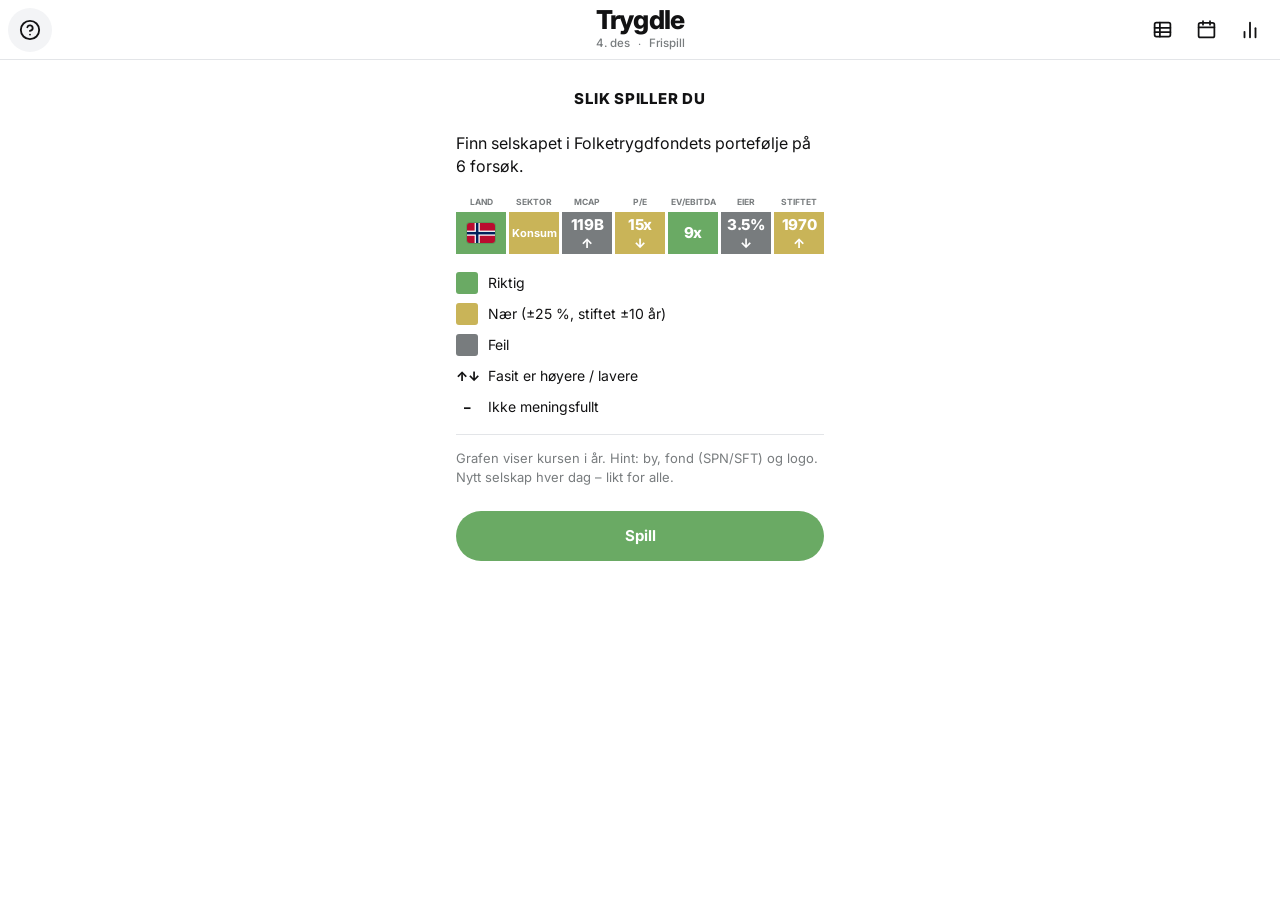
<file: index.html>
<!DOCTYPE html>
<html lang="nb">
<head>
  <meta charset="UTF-8" />
  <meta http-equiv="Cache-Control" content="no-cache" />
  <meta name="viewport" content="width=device-width, initial-scale=1.0, viewport-fit=cover, interactive-widget=resizes-content" />
  <meta name="theme-color" content="#ffffff" media="(prefers-color-scheme: light)" />
  <meta name="theme-color" content="#121213" media="(prefers-color-scheme: dark)" />
  <title>Trygdle</title>
  <meta name="description" content="Gjett dagens selskap i Folketrygdfondets portefølje på seks forsøk." />
  <link rel="icon" type="image/svg+xml" href="data:image/svg+xml,%3Csvg xmlns='http://www.w3.org/2000/svg' viewBox='0 0 36 36'%3E%3Crect width='36' height='36' rx='8' fill='%236aaa64'/%3E%3Crect x='9' y='19' width='4' height='8' rx='1' fill='%23fff'/%3E%3Crect x='16' y='14' width='4' height='13' rx='1' fill='%23fff'/%3E%3Crect x='23' y='9' width='4' height='18' rx='1' fill='%23fff'/%3E%3C/svg%3E" />
  <link rel="preconnect" href="https://fonts.googleapis.com" />
  <link rel="preconnect" href="https://fonts.gstatic.com" crossorigin />
  <link href="https://fonts.googleapis.com/css2?family=Inter:wght@400;500;600;700;800&display=swap" rel="stylesheet" />
  <script>
    // Old (cached) pages linked to ./#kalender, ./#statistikk, ./#hjelp – send those to the real pages.
    (function () {
      var m = { kalender: "kalender.html", statistikk: "statistikk.html", hjelp: "hjelp.html", data: "data.html" };
      var k = (location.hash || location.search).replace(/^[#?]/, "");
      if (m[k]) location.replace(m[k]); /* legacy links */
    })();
  </script>
  <link rel="stylesheet" href="styles.css?v=c1579088" />
</head>
<body>
  <header id="topbar" data-page="game"></header>
  <script src="shell.js?v=2417e42e"></script>

  <main class="game">

    <section class="board" aria-label="Gjetninger">
      <div class="board-head">
        <span>Land</span>
        <span>Sektor</span>
        <span title="Børsverdi i norske kroner">Mcap <small>NOK</small></span>
        <span>P/E</span>
        <span title="EV/EBITDA">EV/EBITDA</span>
        <span title="Folketrygdfondets eierandel">Eier</span>
        <span>Stiftet</span>
      </div>
      <div id="board-rows"></div>
    </section>

    <div class="dock">
      <div id="ytd"></div>
      <section class="entry" id="entry">
        <div id="hints" class="hints" aria-live="polite"></div>
        <div id="ac" class="ac hidden" role="listbox"></div>
        <div class="entry-row">
          <input
            type="text"
            id="guess-input"
            class="guess-input"
            placeholder="Selskap eller ticker"
            autocomplete="off"
            autocorrect="off"
            autocapitalize="off"
            spellcheck="false"
            enterkeyhint="go"
            aria-label="Gjett selskap"
          />
          <button id="btn-hint" class="hint-btn" type="button">Hint</button>
        </div>
      </section>

      <section id="done-bar" class="done-bar hidden">
        <button id="btn-show-result" class="ghost-btn" type="button">Resultat</button>
        <button id="btn-next" class="primary-btn" type="button">Neste</button>
      </section>

      <p id="source" class="source"></p>
    </div>
  </main>

  <div class="overlay hidden" id="modal-result" role="dialog" aria-modal="true" aria-labelledby="result-name">
    <div class="sheet result-sheet">
      <button class="close-btn" data-close="modal-result" aria-label="Lukk">&times;</button>
      <div id="result-body"></div>
    </div>
  </div>





  <script src="portfolio_data.js?v=4c529262"></script>
  <script src="daily_order.js?v=09606556"></script>
  <script src="market_data.js?v=f6279a1e"></script>
  <script src="app.js?v=54add6e8"></script>
</body>
</html>
</file>
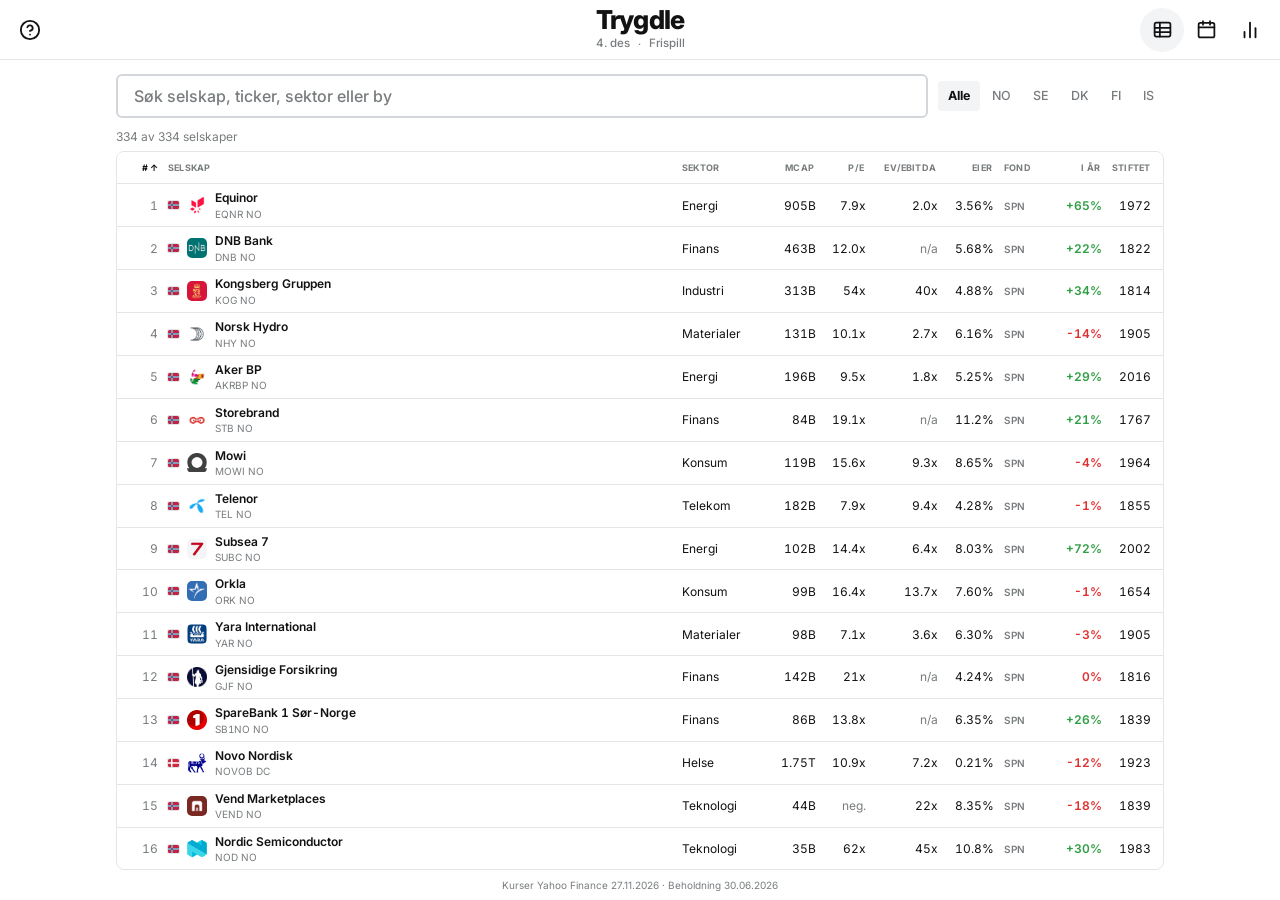
<file: data.html>
<!DOCTYPE html>
<html lang="nb">
<head>
  <meta charset="UTF-8" />
  <meta http-equiv="Cache-Control" content="no-cache" />
  <meta name="viewport" content="width=device-width, initial-scale=1.0, viewport-fit=cover" />
  <meta name="theme-color" content="#ffffff" media="(prefers-color-scheme: light)" />
  <meta name="theme-color" content="#121213" media="(prefers-color-scheme: dark)" />
  <title>Trygdle · Data</title>
  <meta name="description" content="Alle selskapene i Folketrygdfondets aksjeportefølje med nøkkeltall." />
  <link rel="icon" type="image/svg+xml" href="data:image/svg+xml,%3Csvg xmlns='http://www.w3.org/2000/svg' viewBox='0 0 36 36'%3E%3Crect width='36' height='36' rx='8' fill='%236aaa64'/%3E%3Crect x='9' y='19' width='4' height='8' rx='1' fill='%23fff'/%3E%3Crect x='16' y='14' width='4' height='13' rx='1' fill='%23fff'/%3E%3Crect x='23' y='9' width='4' height='18' rx='1' fill='%23fff'/%3E%3C/svg%3E" />
  <link rel="preconnect" href="https://fonts.googleapis.com" />
  <link rel="preconnect" href="https://fonts.gstatic.com" crossorigin />
  <link href="https://fonts.googleapis.com/css2?family=Inter:wght@400;500;600;700;800&display=swap" rel="stylesheet" />
  <link rel="stylesheet" href="styles.css?v=c1579088" />
</head>
<body class="data-page">
  <header id="topbar" data-page="data"></header>
  <script src="shell.js?v=2417e42e"></script>

  <main class="data-main">
    <div class="data-tools">
      <input id="q" class="guess-input data-search" type="search" placeholder="Søk selskap, ticker, sektor eller by" autocomplete="off" spellcheck="false" />
      <div class="data-filters" id="filters"></div>
    </div>
    <p class="data-count" id="count"></p>
    <div class="table-wrap">
      <table class="dt">
        <thead><tr id="thead"></tr></thead>
        <tbody id="tbody"></tbody>
      </table>
    </div>
    <p id="source" class="source"></p>
  </main>

  <script src="portfolio_data.js?v=4c529262"></script>
  <script src="market_data.js?v=f6279a1e"></script>
  <script src="data.js?v=561c889e"></script>
</body>
</html>
</file>
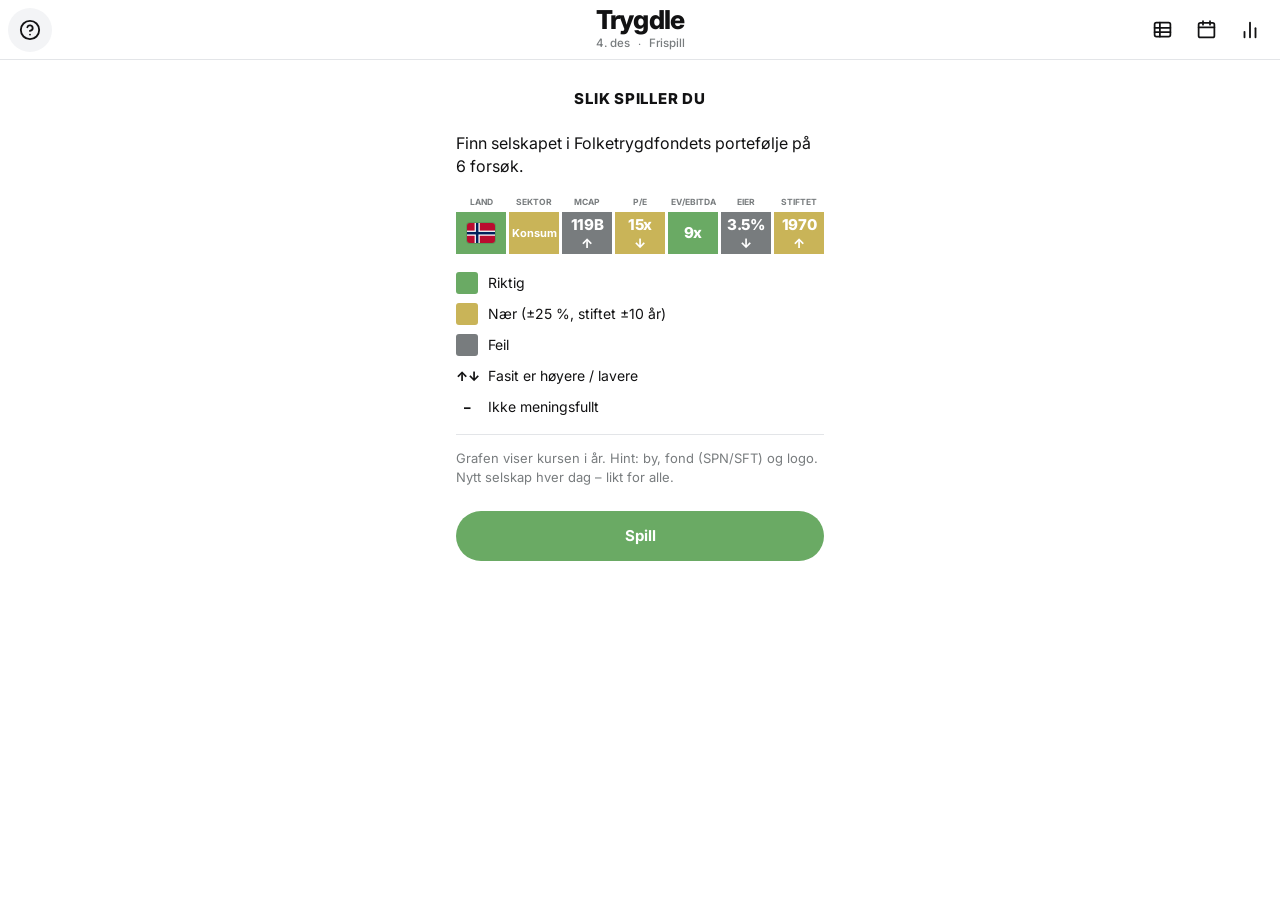
<file: hjelp.html>
<!DOCTYPE html>
<html lang="nb">
<head>
  <meta charset="UTF-8" />
  <meta http-equiv="Cache-Control" content="no-cache" />
  <meta name="viewport" content="width=device-width, initial-scale=1.0, viewport-fit=cover" />
  <meta name="theme-color" content="#ffffff" media="(prefers-color-scheme: light)" />
  <meta name="theme-color" content="#121213" media="(prefers-color-scheme: dark)" />
  <title>Trygdle · Slik spiller du</title>
  <meta name="description" content="Alle selskapene i Folketrygdfondets aksjeportefølje med nøkkeltall." />
  <link rel="icon" type="image/svg+xml" href="data:image/svg+xml,%3Csvg xmlns='http://www.w3.org/2000/svg' viewBox='0 0 36 36'%3E%3Crect width='36' height='36' rx='8' fill='%236aaa64'/%3E%3Crect x='9' y='19' width='4' height='8' rx='1' fill='%23fff'/%3E%3Crect x='16' y='14' width='4' height='13' rx='1' fill='%23fff'/%3E%3Crect x='23' y='9' width='4' height='18' rx='1' fill='%23fff'/%3E%3C/svg%3E" />
  <link rel="preconnect" href="https://fonts.googleapis.com" />
  <link rel="preconnect" href="https://fonts.gstatic.com" crossorigin />
  <link href="https://fonts.googleapis.com/css2?family=Inter:wght@400;500;600;700;800&display=swap" rel="stylesheet" />
  <link rel="stylesheet" href="styles.css?v=c1579088" />
</head>
<body class="page">
  <header id="topbar" data-page="help"></header>
  <script src="shell.js?v=2417e42e"></script>

  <main class="page-main">
    <h2 class="page-title">Slik spiller du</h2>
    <p class="help-lead">Finn selskapet i Folketrygdfondets portefølje på 6 forsøk.</p>

    <div class="board-head help-head">
      <span>Land</span><span>Sektor</span><span>Mcap</span><span>P/E</span><span>EV/EBITDA</span><span>Eier</span><span>Stiftet</span>
    </div>
    <div class="tiles help-example">
      <div class="tile s-exact"><b><svg class="flag" viewBox="0 0 22 16"><rect width="22" height="16" fill="#BA0C2F"/><rect x="6" width="4" height="16" fill="#fff"/><rect y="6" width="22" height="4" fill="#fff"/><rect x="7" width="2" height="16" fill="#00205B"/><rect y="7" width="22" height="2" fill="#00205B"/></svg></b></div>
      <div class="tile s-close small"><b>Konsum</b></div>
      <div class="tile s-wrong"><b>119B</b><i>↑</i></div>
      <div class="tile s-close"><b>15x</b><i>↓</i></div>
      <div class="tile s-exact"><b>9x</b></div>
      <div class="tile s-wrong"><b>3.5%</b><i>↓</i></div>
      <div class="tile s-close"><b>1970</b><i>↑</i></div>
    </div>

    <ul class="legend">
      <li><span class="sw s-exact"></span>Riktig</li>
      <li><span class="sw s-close"></span>Nær (±25 %, stiftet ±10 år)</li>
      <li><span class="sw s-wrong"></span>Feil</li>
      <li><span class="sw-txt">↑↓</span>Fasit er høyere / lavere</li>
      <li><span class="sw-txt">–</span>Ikke meningsfullt</li>
    </ul>
    <p class="help-foot">Grafen viser kursen i år. Hint: by, fond (SPN/SFT) og logo.<br />Nytt selskap hver dag – likt for alle.</p>
    <a class="primary-btn page-cta" id="play" href="./">Spill</a>
    <script>
      // Coming from a shared day link on the first visit: keep that day.
      (function () {
        var next = new URLSearchParams(location.search).get("neste");
        if (next && /^[?#][\w=&-]*$/.test(next)) document.getElementById("play").href = "./" + next;
      })();
    </script>
  </main>
</body>
</html>
</file>
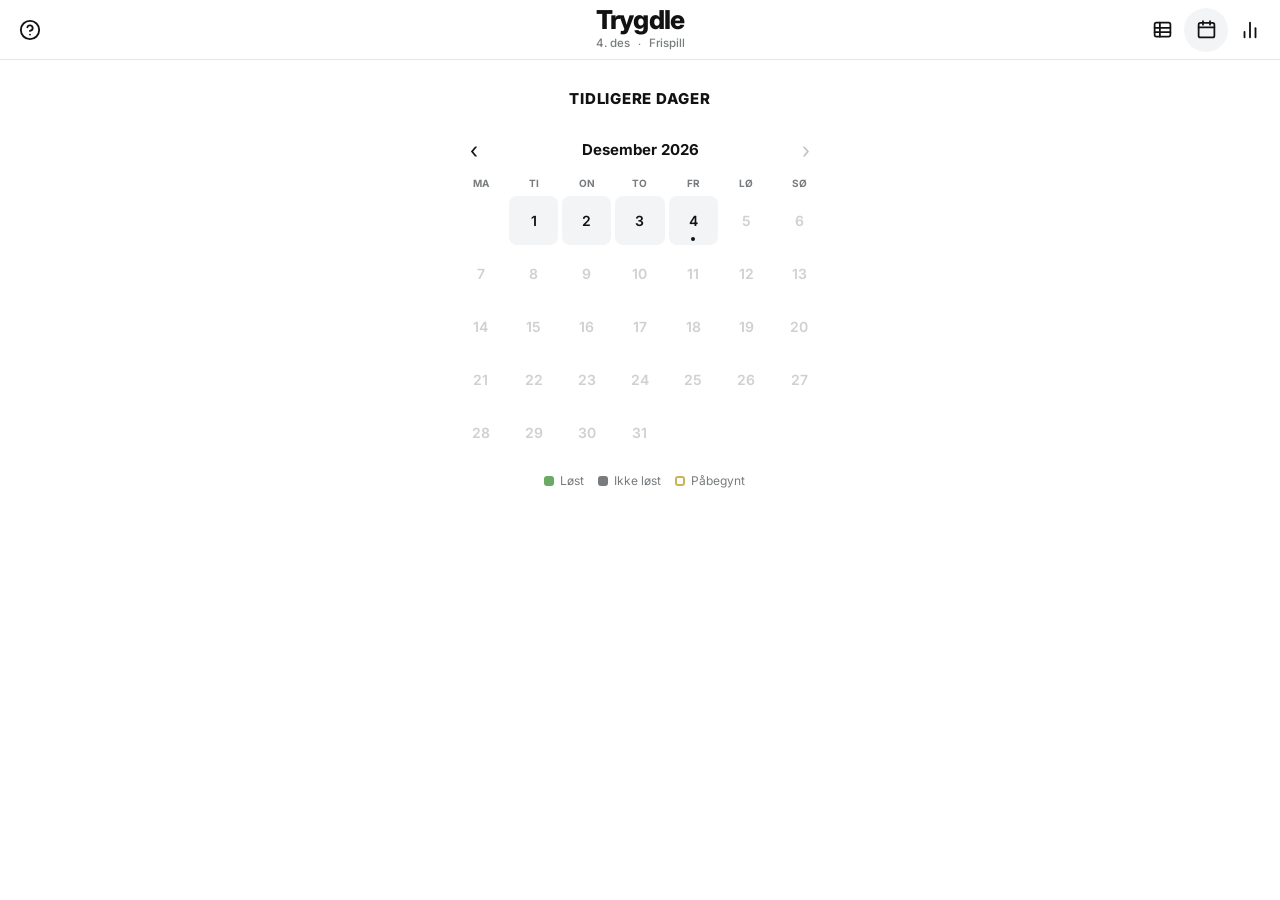
<file: kalender.html>
<!DOCTYPE html>
<html lang="nb">
<head>
  <meta charset="UTF-8" />
  <meta http-equiv="Cache-Control" content="no-cache" />
  <meta name="viewport" content="width=device-width, initial-scale=1.0, viewport-fit=cover" />
  <meta name="theme-color" content="#ffffff" media="(prefers-color-scheme: light)" />
  <meta name="theme-color" content="#121213" media="(prefers-color-scheme: dark)" />
  <title>Trygdle · Kalender</title>
  <meta name="description" content="Alle selskapene i Folketrygdfondets aksjeportefølje med nøkkeltall." />
  <link rel="icon" type="image/svg+xml" href="data:image/svg+xml,%3Csvg xmlns='http://www.w3.org/2000/svg' viewBox='0 0 36 36'%3E%3Crect width='36' height='36' rx='8' fill='%236aaa64'/%3E%3Crect x='9' y='19' width='4' height='8' rx='1' fill='%23fff'/%3E%3Crect x='16' y='14' width='4' height='13' rx='1' fill='%23fff'/%3E%3Crect x='23' y='9' width='4' height='18' rx='1' fill='%23fff'/%3E%3C/svg%3E" />
  <link rel="preconnect" href="https://fonts.googleapis.com" />
  <link rel="preconnect" href="https://fonts.gstatic.com" crossorigin />
  <link href="https://fonts.googleapis.com/css2?family=Inter:wght@400;500;600;700;800&display=swap" rel="stylesheet" />
  <link rel="stylesheet" href="styles.css?v=c1579088" />
</head>
<body class="page">
  <header id="topbar" data-page="calendar"></header>
  <script src="shell.js?v=2417e42e"></script>

  <main class="page-main">
    <h2 class="page-title">Tidligere dager</h2>
    <div id="cal-body" class="cal-page"></div>
  </main>
  <script src="pages.js?v=6b0ae45d"></script>
</body>
</html>
</file>
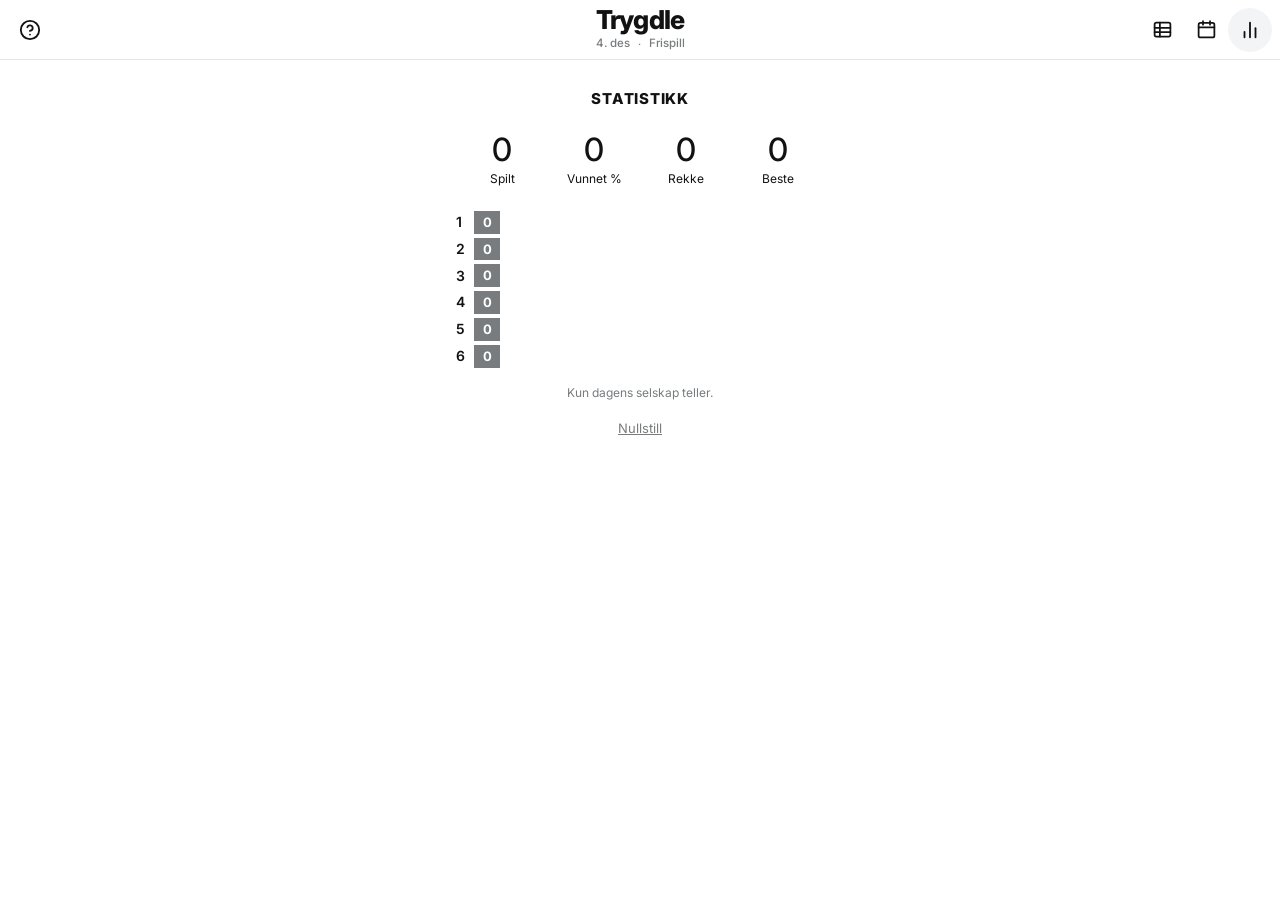
<file: statistikk.html>
<!DOCTYPE html>
<html lang="nb">
<head>
  <meta charset="UTF-8" />
  <meta http-equiv="Cache-Control" content="no-cache" />
  <meta name="viewport" content="width=device-width, initial-scale=1.0, viewport-fit=cover" />
  <meta name="theme-color" content="#ffffff" media="(prefers-color-scheme: light)" />
  <meta name="theme-color" content="#121213" media="(prefers-color-scheme: dark)" />
  <title>Trygdle · Statistikk</title>
  <meta name="description" content="Alle selskapene i Folketrygdfondets aksjeportefølje med nøkkeltall." />
  <link rel="icon" type="image/svg+xml" href="data:image/svg+xml,%3Csvg xmlns='http://www.w3.org/2000/svg' viewBox='0 0 36 36'%3E%3Crect width='36' height='36' rx='8' fill='%236aaa64'/%3E%3Crect x='9' y='19' width='4' height='8' rx='1' fill='%23fff'/%3E%3Crect x='16' y='14' width='4' height='13' rx='1' fill='%23fff'/%3E%3Crect x='23' y='9' width='4' height='18' rx='1' fill='%23fff'/%3E%3C/svg%3E" />
  <link rel="preconnect" href="https://fonts.googleapis.com" />
  <link rel="preconnect" href="https://fonts.gstatic.com" crossorigin />
  <link href="https://fonts.googleapis.com/css2?family=Inter:wght@400;500;600;700;800&display=swap" rel="stylesheet" />
  <link rel="stylesheet" href="styles.css?v=c1579088" />
</head>
<body class="page">
  <header id="topbar" data-page="stats"></header>
  <script src="shell.js?v=2417e42e"></script>

  <main class="page-main">
    <h2 class="page-title">Statistikk</h2>
    <div id="stats-body"></div>
    <button id="btn-reset-stats" class="link-btn" type="button">Nullstill</button>
  </main>
  <script src="pages.js?v=6b0ae45d"></script>
</body>
</html>
</file>
<file: styles.css>
:root {
  --bg: #ffffff;
  --text: #121213;
  --muted: #787c7e;
  --line: #e3e5e8;
  --empty: #d3d6da;
  --empty-active: #878a8c;
  --soft: #f3f4f6;

  --exact: #6aaa64;
  --close: #c9b458;
  --wrong: #787c7e;
  --on-tile: #ffffff;
  --up: #2f9e44;
  --down: #e03131;

  --sheet: #ffffff;
  --shadow: 0 12px 40px rgba(0, 0, 0, 0.18);

  --w: 480px;
}

@media (prefers-color-scheme: dark) {
  :root:not([data-theme="light"]) {
    --bg: #121213;
    --text: #f8f8f8;
    --muted: #8e9093;
    --line: #2c2c2e;
    --empty: #3a3a3c;
    --empty-active: #565758;
    --soft: #1e1e20;
    --exact: #538d4e;
    --close: #b59f3b;
    --wrong: #3a3a3c;
    --up: #51cf66;
    --down: #ff6b6b;
    --sheet: #1a1a1b;
    --shadow: 0 12px 40px rgba(0, 0, 0, 0.6);
  }
}

* {
  box-sizing: border-box;
  margin: 0;
  padding: 0;
}

html,
body {
  background: var(--bg);
  color: var(--text);
}

body {
  font-family: "Inter", -apple-system, BlinkMacSystemFont, "Segoe UI", sans-serif;
  font-size: 15px;
  line-height: 1.45;
  -webkit-font-smoothing: antialiased;
  -webkit-text-size-adjust: 100%;
  text-size-adjust: 100%;
  -webkit-tap-highlight-color: transparent;
  min-height: 100dvh;
  overflow-x: hidden;
  display: flex;
  flex-direction: column;
}

body.modal-open {
  overflow: hidden;
}

button {
  font: inherit;
  color: inherit;
  background: none;
  border: 0;
  cursor: pointer;
  touch-action: manipulation;
}

.hidden {
  display: none !important;
}

/* ---------- Header ---------- */

.topbar {
  display: grid;
  grid-template-columns: 1fr auto 1fr;
  align-items: center;
  height: calc(60px + env(safe-area-inset-top));
  padding: env(safe-area-inset-top) max(8px, env(safe-area-inset-right)) 0 max(8px, env(safe-area-inset-left));
  border-bottom: 1px solid var(--line);
}

.topbar-side.right {
  display: flex;
  justify-content: flex-end;
}

.title {
  font-size: 26px;
  font-weight: 800;
  letter-spacing: -0.03em;
}

.title a {
  color: inherit;
  text-decoration: none;
}

.icon-btn {
  color: inherit;
  width: 44px;
  height: 44px;
  display: grid;
  place-items: center;
  border-radius: 50%;
  color: var(--text);
}

.icon-btn:hover,
.icon-btn.active {
  background: var(--soft);
}

a.mode-btn {
  text-decoration: none;
}

/* ---------- Game layout ---------- */

.game {
  flex: 1;
  width: 100%;
  max-width: var(--w);
  margin: 0 auto;
  padding: 12px 16px 0;
  display: flex;
  flex-direction: column;
}

.brand {
  display: flex;
  flex-direction: column;
  align-items: center;
  line-height: 1;
}

.modes {
  display: flex;
  align-items: center;
  gap: 2px;
  margin-top: 3px;
}

.mode-btn {
  font-size: 11.5px;
  font-weight: 500;
  padding: 2px 6px;
  border-radius: 4px;
  color: var(--muted);
}

.mode-btn.active {
  color: var(--text);
  font-weight: 700;
}

.mode-btn:hover {
  color: var(--text);
}

.mode-sep {
  color: var(--muted);
  font-size: 11px;
}

/* ---------- Board ---------- */

.board-head,
.tiles {
  display: grid;
  grid-template-columns: repeat(7, minmax(0, 1fr));
  gap: 3px;
}

.board-head span {
  font-size: 8.5px;
  font-weight: 700;
  text-transform: uppercase;
  letter-spacing: 0;
  color: var(--muted);
  text-align: center;
  white-space: nowrap;
  overflow: hidden;
  text-overflow: ellipsis;
}

.board-head small {
  font-size: 0.85em;
  font-weight: 500;
  opacity: 0.7;
}

.board-head {
  padding-bottom: 6px;
  margin-bottom: 4px;
  border-bottom: 1px solid var(--line);
}

.row {
  margin-top: 6px;
}

.row-name {
  height: 18px;
  display: flex;
  align-items: center;
  gap: 6px;
  font-size: 12.5px;
  font-weight: 600;
  white-space: nowrap;
  overflow: hidden;
  text-overflow: ellipsis;
  margin-bottom: 3px;
}

.logo {
  width: 16px;
  height: 16px;
  border-radius: 4px;
  flex-shrink: 0;
  object-fit: contain;
  background: #fff;
}

.logo-fallback {
  display: inline-grid;
  place-items: center;
  font-size: 10px;
  font-weight: 800;
  background: var(--soft);
  color: var(--muted);
}

.row-name .nm {
  overflow: hidden;
  text-overflow: ellipsis;
}

.row-name .tk {
  flex-shrink: 0;
  font-size: 11px;
  font-weight: 500;
  color: var(--muted);
}

.row-name em {
  font-style: normal;
  color: var(--muted);
}

.tile {
  aspect-ratio: 1.12;
  border: 2px solid var(--empty);
  display: flex;
  flex-direction: column;
  align-items: center;
  justify-content: center;
  gap: 1px;
  text-align: center;
  line-height: 1.1;
  user-select: none;
  min-width: 0;
}

.row.active .tile {
  border-color: var(--empty-active);
}

.tile b {
  font-size: clamp(11px, 3.3vw, 15px);
  font-weight: 800;
  letter-spacing: -0.02em;
}

.tile.small b {
  font-size: clamp(8.5px, 2.3vw, 11px);
  font-weight: 700;
  letter-spacing: 0;
  padding: 0 2px;
  overflow-wrap: normal;
}

.tile i {
  display: block;
  line-height: 0;
  margin-top: 2px;
}

.flag {
  display: block;
  width: clamp(20px, 5.6vw, 28px);
  height: auto;
  border-radius: 3px;
  box-shadow: 0 0 0 1px rgba(0, 0, 0, 0.12);
}

.s-answer .flag,
.tile .flag {
  margin: 1px 0 2px;
}

.tile i.na {
  font-style: normal;
  font-size: 12px;
  font-weight: 800;
  line-height: 1;
  opacity: 0.85;
}

.tile i svg {
  width: clamp(11px, 3.4vw, 15px);
  height: auto;
}

.s-exact,
.s-close,
.s-wrong {
  color: var(--on-tile);
  border-color: transparent;
}
.s-exact { background: var(--exact); }
.s-close { background: var(--close); }
.s-wrong { background: var(--wrong); }
.s-answer {
  background: transparent;
  border-color: var(--exact);
  color: var(--exact);
}

.row-name .tag {
  margin-left: auto;
  font-size: 10px;
  font-weight: 800;
  text-transform: uppercase;
  letter-spacing: 0.06em;
  color: var(--exact);
}

.tile.flip {
  animation: flip 500ms ease-in-out both;
}

.row.win .tile.flip {
  animation: flip 500ms ease-in-out both, bounce 420ms ease-in-out;
}

@keyframes flip {
  0%,
  49% {
    background: transparent;
    border-color: var(--empty-active);
    color: transparent;
  }
  0% { transform: rotateX(0); }
  50% { transform: rotateX(-90deg); }
  100% { transform: rotateX(0); }
}

@keyframes bounce {
  0%, 100% { transform: translateY(0); }
  40% { transform: translateY(-16px); }
  70% { transform: translateY(3px); }
}

.shake {
  animation: shake 420ms ease;
}

@keyframes shake {
  10%, 90% { transform: translateX(-1px); }
  20%, 80% { transform: translateX(3px); }
  30%, 50%, 70% { transform: translateX(-5px); }
  40%, 60% { transform: translateX(5px); }
}

/* ---------- Hints ---------- */

.hints {
  display: grid;
  /* city gets the room; fund, dividend and logo stay compact */
  grid-template-columns: minmax(0, 1fr) auto auto;
  gap: 6px;
  margin-bottom: 10px;
}

.hints:empty {
  display: none;
}

.chip {
  display: flex;
  align-items: center;
  justify-content: center;
  gap: 6px;
  height: 36px;
  padding: 0 8px;
  border-radius: 6px;
  background: var(--soft);
  font-size: 13px;
  white-space: nowrap;
  overflow: hidden;
  animation: pop 220ms ease;
}

.ytd {
  display: flex;
  align-items: center;
  gap: 10px;
  height: 44px;
  padding: 4px 12px;
  margin-bottom: 8px;
  border-radius: 6px;
  background: var(--soft);
}

.ytd svg {
  flex: 1;
  min-width: 0;
  height: 100%;
  overflow: visible;
}

.ytd polyline {
  fill: none;
  stroke-width: 2;
  stroke-linejoin: round;
  stroke-linecap: round;
  vector-effect: non-scaling-stroke;
}

.ytd .area {
  stroke: none;
  opacity: 0.12;
}

.ytd .zero {
  stroke: var(--muted);
  stroke-width: 1;
  stroke-dasharray: 2 3;
  opacity: 0.6;
  vector-effect: non-scaling-stroke;
}

.ytd.up polyline { stroke: var(--up); }
.ytd.down polyline { stroke: var(--down); }
.ytd.up .area { fill: var(--up); }
.ytd.down .area { fill: var(--down); }
.ytd.up b { color: var(--up); }
.ytd.down b { color: var(--down); }

.ytd-label {
  display: flex;
  flex-direction: column;
  align-items: flex-end;
  line-height: 1.1;
  flex-shrink: 0;
}

.ytd-label b {
  font-size: 15px;
  font-weight: 800;
}

.ytd-label small {
  font-size: 10px;
  color: var(--muted);
}

.hint-logo {
  width: 24px;
  height: 24px;
  border-radius: 5px;
  object-fit: contain;
  background: #fff;
}

.hint-logo {
  transition: filter 300ms ease;
}

.hint-logo.blur {
  filter: blur(2.5px);
}

.hint-logo.blur.grey {
  filter: blur(2.5px) grayscale(1);
}

.chip.city {
  justify-content: flex-start;
  padding: 0 12px;
  text-overflow: ellipsis;
}

.chip.fund {
  min-width: 36px;
  font-size: 11.5px;
  font-weight: 700;
  padding: 0 8px;
}

.chip.logo-slot {
  width: 36px;
  padding: 0;
}

.hint-logo.none {
  background: none;
}

.chip.dim {
  color: var(--muted);
}

@keyframes pop {
  from { transform: scale(0.85); opacity: 0; }
}

/* ---------- Entry ---------- */

.dock {
  position: sticky;
  bottom: 0;
  margin-top: auto;
  padding-top: 14px;
  background: var(--bg);
  z-index: 10;
}

.entry {
  position: relative;
}

.entry-row {
  display: flex;
  gap: 8px;
}

.guess-input {
  flex: 1;
  min-width: 0;
  height: 52px;
  padding: 0 16px;
  font: inherit;
  font-size: 16px; /* prevents iOS zoom */
  font-weight: 500;
  color: var(--text);
  background: var(--bg);
  border: 2px solid var(--empty);
  border-radius: 6px;
  outline: none;
  -webkit-appearance: none;
}

.guess-input:focus {
  border-color: var(--empty-active);
}

.guess-input::placeholder {
  color: var(--muted);
}

.hint-btn {
  height: 52px;
  padding: 0 16px;
  border-radius: 6px;
  background: var(--soft);
  font-size: 14px;
  font-weight: 700;
  white-space: nowrap;
}

.hint-btn.danger {
  background: #d9534f;
  color: #fff;
}

.ac {
  position: absolute;
  left: 0;
  right: 0;
  bottom: calc(100% + 6px);
  background: var(--sheet);
  border: 1px solid var(--line);
  border-radius: 8px;
  box-shadow: var(--shadow);
  overflow: hidden;
  z-index: 20;
}

.ac-row {
  width: 100%;
  min-height: 46px;
  padding: 10px 14px;
  display: flex;
  align-items: center;
  justify-content: space-between;
  gap: 12px;
  text-align: left;
  border-top: 1px solid var(--line);
}

.ac-row:first-child {
  border-top: 0;
}

.ac-row.active,
.ac-row:hover {
  background: var(--soft);
}

.ac-row .logo {
  width: 20px;
  height: 20px;
}

.ac-name {
  flex: 1;
  font-weight: 600;
  overflow: hidden;
  text-overflow: ellipsis;
  white-space: nowrap;
}

.ac-tick {
  font-size: 12px;
  color: var(--muted);
  white-space: nowrap;
  font-variant-numeric: tabular-nums;
}

.ac-empty {
  padding: 14px;
  text-align: center;
  color: var(--muted);
}

.done-bar {
  display: flex;
  gap: 8px;
}

.done-bar button {
  flex: 1;
}

.source {
  font-size: 10px;
  color: var(--muted);
  text-align: center;
  padding: 8px 0 calc(8px + env(safe-area-inset-bottom));
}

/* ---------- Buttons ---------- */

.primary-btn,
.ghost-btn {
  height: 50px;
  padding: 0 20px;
  border-radius: 999px;
  font-size: 15px;
  font-weight: 700;
}

.primary-btn {
  background: var(--exact);
  color: #fff;
}

.ghost-btn {
  border: 1.5px solid var(--empty);
}


.link-btn {
  display: block;
  margin: 18px auto 0;
  font-size: 13px;
  color: var(--muted);
  text-decoration: underline;
}

/* ---------- Modals ---------- */

.overlay {
  position: fixed;
  inset: 0;
  z-index: 100;
  background: rgba(0, 0, 0, 0.45);
  display: grid;
  place-items: center;
  padding: 16px;
  animation: fade 160ms ease;
}

.sheet {
  position: relative;
  width: 100%;
  max-width: 420px;
  max-height: calc(100dvh - 32px);
  overflow-y: auto;
  background: var(--sheet);
  border-radius: 12px;
  box-shadow: var(--shadow);
  padding: 28px 22px 22px;
  animation: rise 220ms ease;
}

@keyframes fade { from { opacity: 0; } }
@keyframes rise { from { transform: translateY(16px); opacity: 0; } }

.close-btn {
  position: absolute;
  top: 8px;
  right: 8px;
  width: 40px;
  height: 40px;
  font-size: 26px;
  line-height: 1;
  color: var(--muted);
  border-radius: 50%;
}

.close-btn:hover {
  background: var(--soft);
}


/* help */
.help-lead {
  font-size: 16px;
  margin-bottom: 8px;
}



code {
  font-family: ui-monospace, SFMono-Regular, Menlo, monospace;
  font-size: 0.88em;
  background: var(--soft);
  padding: 1px 5px;
  border-radius: 4px;
}

.help-example {
  margin: 14px 0 18px;
}

.help-example .tile i {
  font-style: normal;
  font-size: 13px;
  font-weight: 800;
  line-height: 1;
}

.legend {
  list-style: none;
  display: grid;
  gap: 9px;
  font-size: 14px;
  margin-bottom: 16px;
}

.legend li {
  display: flex;
  align-items: center;
  gap: 10px;
}

.sw,
.sw-txt {
  flex-shrink: 0;
  width: 22px;
  height: 22px;
  border-radius: 3px;
}

.sw-txt {
  display: grid;
  place-items: center;
  font-weight: 800;
  font-size: 13px;
  white-space: nowrap;
}

.help-foot {
  font-size: 13px;
  color: var(--muted);
  border-top: 1px solid var(--line);
  padding-top: 14px;
}

/* stats */
.kpis {
  display: grid;
  grid-template-columns: repeat(4, 1fr);
  text-align: center;
  margin-bottom: 22px;
}

.kpis b {
  display: block;
  font-size: 32px;
  font-weight: 500;
  line-height: 1.1;
}

.kpis span {
  font-size: 12px;
  color: var(--text);
}


.dist {
  display: grid;
  gap: 4px;
}

.dist-row {
  display: flex;
  align-items: center;
  gap: 6px;
  font-size: 14px;
}

.dist-row > span {
  width: 12px;
  font-weight: 600;
}

.bar {
  background: var(--wrong);
  color: #fff;
  font-size: 13px;
  font-weight: 700;
  text-align: right;
  padding: 2px 8px;
  min-width: 24px;
}

.bar.cur {
  background: var(--exact);
}


/* calendar */

.cal-nav {
  display: flex;
  align-items: center;
  justify-content: space-between;
  margin-bottom: 8px;
  text-transform: capitalize;
}

.icon-btn.sm {
  width: 36px;
  height: 36px;
  font-size: 22px;
  line-height: 1;
}

.icon-btn:disabled {
  opacity: 0.25;
  cursor: default;
}

.cal-grid {
  display: grid;
  grid-template-columns: repeat(7, 1fr);
  gap: 4px;
}

.cal-dow {
  font-size: 10px;
  font-weight: 700;
  text-transform: uppercase;
  color: var(--muted);
  text-align: center;
  padding-bottom: 2px;
}

.cal-day {
  aspect-ratio: 1;
  border-radius: 8px;
  font-size: 14px;
  font-weight: 600;
  background: var(--soft);
  position: relative;
}

.cal-day.empty {
  background: none;
}

.cal-day:disabled {
  background: none;
  color: var(--muted);
  opacity: 0.4;
  cursor: default;
}

.cal-day.won { background: var(--exact); color: #fff; }
.cal-day.lost { background: var(--wrong); color: #fff; }
.cal-day.started { box-shadow: inset 0 0 0 2px var(--close); }
.cal-day.today::after {
  content: "";
  position: absolute;
  left: 50%;
  bottom: 4px;
  width: 4px;
  height: 4px;
  margin-left: -2px;
  border-radius: 50%;
  background: currentColor;
}
.cal-day.selected { outline: 2px solid var(--text); outline-offset: 1px; }

.cal-legend {
  display: flex;
  align-items: center;
  justify-content: center;
  gap: 6px;
  margin-top: 14px;
  font-size: 12px;
  color: var(--muted);
}

.cal-legend span {
  width: 10px;
  height: 10px;
  border-radius: 3px;
  margin-left: 8px;
}

.cal-legend .won { background: var(--exact); }
.cal-legend .lost { background: var(--wrong); }
.cal-legend .started { box-shadow: inset 0 0 0 2px var(--close); }

/* result */
.result-head {
  display: flex;
  align-items: center;
  gap: 14px;
  padding-right: 28px;
}

.result-logo {
  width: 60px;
  height: 60px;
  flex-shrink: 0;
  border-radius: 14px;
  object-fit: contain;
  background: #fff;
  box-shadow: 0 0 0 1px var(--line);
}

.result-logo.logo-fallback {
  display: grid;
  place-items: center;
  font-size: 26px;
}



.result-name {
  font-size: 24px;
  font-weight: 800;
  letter-spacing: -0.02em;
  line-height: 1.15;
}

.result-ticker {
  display: flex;
  align-items: center;
  gap: 6px;
  font-size: 12.5px;
  color: var(--muted);
  margin-top: 3px;
}

.result-ticker .flag {
  width: 18px;
}

.result-desc {
  font-size: 13px;
  line-height: 1.45;
  color: var(--muted);
  margin: 12px 0 12px;
}

.result-sheet .ytd {
  margin-bottom: 10px;
}

.facts {
  display: grid;
  grid-template-columns: repeat(3, 1fr);
  gap: 1px;
  background: var(--line);
  border: 1px solid var(--line);
  border-radius: 8px;
  overflow: hidden;
  margin-bottom: 16px;
}

.facts div {
  background: var(--sheet);
  padding: 8px 10px;
  min-width: 0;
}

.facts dt {
  font-size: 10px;
  font-weight: 700;
  text-transform: uppercase;
  letter-spacing: 0.05em;
  color: var(--muted);
}

.facts dd {
  font-size: 14px;
  font-weight: 600;
  white-space: nowrap;
  overflow: hidden;
  text-overflow: ellipsis;
}

.result-foot {
  display: flex;
  align-items: center;
  justify-content: space-between;
  gap: 12px;
  margin-bottom: 14px;
}

.mini-grid {
  display: grid;
  gap: 3px;
}

.mini-row {
  display: flex;
  gap: 3px;
}

.mini {
  width: 13px;
  height: 13px;
  border-radius: 2px;
}

.mini.empty {
  box-shadow: inset 0 0 0 1.5px var(--empty);
}

.cd {
  text-align: right;
}

.cd span {
  display: block;
  font-size: 10px;
  font-weight: 700;
  text-transform: uppercase;
  letter-spacing: 0.05em;
  color: var(--muted);
}

.cd b {
  font-size: 24px;
  font-weight: 600;
  font-variant-numeric: tabular-nums;
}

.result-actions {
  display: flex;
  gap: 8px;
}

.result-actions button {
  flex: 1;
}

















/* ---------- Toast ---------- */

/* Status messages appear in the header, replacing the mode line briefly. */
.brand {
  position: relative;
}

.status {
  position: absolute;
  left: 50%;
  bottom: -1px;
  transform: translate(-50%, 4px);
  white-space: nowrap;
  font-size: 12px;
  font-weight: 700;
  padding: 2px 10px;
  border-radius: 999px;
  background: var(--bg);
  color: var(--text);
  opacity: 0;
  pointer-events: none;
  transition: opacity 160ms ease, transform 160ms ease;
}

.status.show {
  opacity: 1;
  transform: translate(-50%, 0);
}

.status.win {
  color: var(--exact);
  font-size: 13px;
  animation: cheer 600ms ease;
}

.status.error {
  color: var(--down);
}

.brand.has-status .modes {
  opacity: 0;
  transition: opacity 120ms ease;
}

@keyframes cheer {
  0% { transform: translate(-50%, 4px) scale(0.6); }
  50% { transform: translate(-50%, 0) scale(1.15); }
  100% { transform: translate(-50%, 0) scale(1); }
}

/* ---------- Small screens ---------- */

@media (max-width: 420px) {
  .topbar-side .icon-btn { width: 36px; height: 40px; }
  .topbar-side svg { width: 20px; height: 20px; }
  .board-head span { font-size: 7.5px; text-overflow: clip; }
}

@media (max-width: 380px) {
  .title { font-size: 22px; }
  .hint-btn { padding: 0 12px; }
}

@media (min-width: 600px) {
  .tile { aspect-ratio: 1.2; }
}

@media (max-height: 800px) {
  .row { margin-top: 4px; }
  .tile { aspect-ratio: 1.3; }
  .ytd { height: 38px; margin-bottom: 6px; }
  .chip { height: 32px; }
  .hints { margin-bottom: 8px; }
  .dock { padding-top: 10px; }
}

@media (max-height: 680px) {
  .topbar { height: calc(52px + env(safe-area-inset-top)); }
  .title { font-size: 22px; }
  .game { padding-top: 8px; }
  .tile { aspect-ratio: 1.6; }
  .row-name { height: 16px; margin-bottom: 2px; font-size: 12px; }
  .tile i { margin-top: 0; }
  .guess-input, .hint-btn { height: 46px; }
  .source { padding-top: 4px; }
}

.confetti {
  position: fixed;
  inset: 0;
  width: 100%;
  height: 100%;
  pointer-events: none;
  z-index: 300;
}

@media (prefers-reduced-motion: reduce) {
  *,
  *::before,
  *::after {
    animation-duration: 1ms !important;
    animation-delay: 0ms !important;
    transition: none !important;
  }
}

/* ---------- Data page ---------- */


.data-main {
  width: 100%;
  max-width: 1080px;
  margin: 0 auto;
  padding: 14px 16px 0;
}

.data-tools {
  display: flex;
  flex-wrap: wrap;
  align-items: center;
  gap: 10px;
}

.data-search {
  flex: 1 1 260px;
  height: 44px;
}

.data-filters {
  display: flex;
  gap: 2px;
}

.data-filters .mode-btn {
  font-size: 12.5px;
  padding: 6px 10px;
}

.data-filters .mode-btn.active {
  background: var(--soft);
}

.data-count {
  font-size: 12px;
  color: var(--muted);
  margin: 10px 0 6px;
}

/* The table scrolls inside its own box (sticky header, and any sideways
   scrollbar stays in view instead of at the very bottom of the page). */
.table-wrap {
  border: 1px solid var(--line);
  border-radius: 8px;
  overflow: auto;
  max-height: calc(100dvh - 200px);
  overscroll-behavior: contain;
}

.data-page {
  height: 100dvh;
  overflow: hidden;
}

.data-page .data-main {
  display: flex;
  flex-direction: column;
  min-height: 0;
  flex: 1;
}

.data-page .table-wrap {
  flex: 1;
  max-height: none;
  min-height: 0;
}

.dt {
  width: 100%;
  min-width: 320px;
  border-collapse: collapse;
  table-layout: fixed;
  font-size: 12px;
  font-variant-numeric: tabular-nums;
}

.dt th {
  position: sticky;
  top: 0;
  background: var(--bg);
  z-index: 1;
  text-align: left;
  font-size: 9px;
  font-weight: 700;
  text-transform: uppercase;
  letter-spacing: 0.02em;
  color: var(--muted);
  padding: 9px 5px;
  border-bottom: 1px solid var(--line);
  white-space: nowrap;
  overflow: hidden;
  cursor: pointer;
  user-select: none;
}

.dt th:hover,
.dt th.active {
  color: var(--text);
}

.dt th i {
  font-style: normal;
  margin-left: 2px;
}

.dt td {
  padding: 5px 5px;
  border-bottom: 1px solid var(--line);
  white-space: nowrap;
  overflow: hidden;
  text-overflow: ellipsis;
}

.dt tr:last-child td {
  border-bottom: 0;
}

.dt tbody tr:hover td {
  background: var(--soft);
}

.dt .num {
  text-align: right;
}

/* column widths (table-layout: fixed) */
.dt [data-key="rank"] { width: 46px; }
.dt [data-key="name"] { width: auto; }
.dt [data-key="sector"] { width: 86px; }
.dt [data-key="mcap"] { width: 58px; }
.dt [data-key="pe"] { width: 50px; }
.dt [data-key="ev"] { width: 72px; }
.dt [data-key="own"] { width: 56px; }
.dt [data-key="fund"] { width: 58px; }
.dt [data-key="ytd"] { width: 50px; }
.dt [data-key="founded"] { width: 56px; }

.dt th:first-child,
.dt td:first-child { padding-left: 12px; }
.dt th:last-child,
.dt td:last-child { padding-right: 12px; }

.dt .c-rank {
  color: var(--muted);
}

.dt-co {
  display: flex;
  align-items: center;
  gap: 8px;
  min-width: 0;
}

.dt-co .flag {
  width: 11px;
  border-radius: 1.5px;
  opacity: 0.9;
  flex-shrink: 0;
}

.dt-co .logo {
  width: 20px;
  height: 20px;
  border-radius: 5px;
  flex-shrink: 0;
}

.dt-nm {
  min-width: 0;
}

.dt-nm b,
.dt-nm small {
  display: block;
  overflow: hidden;
  text-overflow: ellipsis;
}

.dt-nm b {
  font-weight: 600;
}

.dt-nm small {
  font-size: 10px;
  color: var(--muted);
}

.dt-fund {
  font-size: 10px;
  font-weight: 600;
  color: var(--muted);
}

.dt .na {
  color: var(--muted);
}

.dt .pos { color: var(--up); font-weight: 600; }
.dt .neg { color: var(--down); font-weight: 600; }

@media (max-width: 780px) {
  .dt .p3 { display: none; }
}

@media (max-width: 560px) {
  .dt .p2 { display: none; }
  .dt { font-size: 12.5px; }
}

/* company website links */
.result-name a {
  color: inherit;
  text-decoration: none;
}

.result-name a:hover {
  text-decoration: underline;
  text-underline-offset: 3px;
}

.result-name .ext {
  margin-left: 4px;
  vertical-align: 2px;
  color: var(--muted);
}

.result-ticker .site {
  color: var(--muted);
  text-decoration: none;
  margin-left: 4px;
}

.result-ticker .site {
  flex-basis: 100%;
}

.result-ticker .site:hover {
  color: var(--text);
  text-decoration: underline;
}

.dt-nm a {
  color: inherit;
  text-decoration: none;
}

.dt-nm a:hover b {
  text-decoration: underline;
  text-underline-offset: 2px;
}

.result-ticker {
  flex-wrap: wrap;
  row-gap: 0;
}

.result-ticker > span,
.result-ticker .site {
  white-space: nowrap;
}

.result-ticker .site {
  margin-left: 0;
}

/* ---------- Simple pages (help, calendar, stats) ---------- */

.page-main {
  width: 100%;
  max-width: 400px;
  margin: 0 auto;
  padding: 28px 16px 40px;
}

.page-title {
  font-size: 15px;
  font-weight: 800;
  text-transform: uppercase;
  letter-spacing: 0.05em;
  text-align: center;
  margin-bottom: 22px;
}

.page-main .help-head {
  border: 0;
  margin: 18px 0 4px;
  padding: 0;
}

.page-main .help-example {
  margin-top: 0;
}

.page-cta {
  display: flex;
  align-items: center;
  justify-content: center;
  margin-top: 24px;
  text-decoration: none;
}

.page-note {
  font-size: 12px;
  color: var(--muted);
  text-align: center;
  margin-top: 16px;
}

a.cal-day {
  display: grid;
  place-items: center;
  color: inherit;
  text-decoration: none;
}

.cal-day.off {
  display: grid;
  place-items: center;
  background: none;
  color: var(--muted);
  opacity: 0.35;
}

a.cal-day:hover {
  outline: 2px solid var(--empty-active);
  outline-offset: 1px;
}

a.nm {
  color: inherit;
  text-decoration: none;
}

a.nm:hover {
  text-decoration: underline;
  text-decoration-thickness: 1px;
  text-underline-offset: 2px;
}

.cal-nav a.icon-btn {
  text-decoration: none;
}

/* =====================================================================
   Phones: iOS-style "liquid glass" chrome. Everything below is scoped to
   narrow screens, so the desktop layout is untouched.
   ===================================================================== */

@media (max-width: 599px) {
  :root {
    --glass: rgba(255, 255, 255, 0.58);
    --glass-strong: rgba(255, 255, 255, 0.78);
    --glass-edge: rgba(0, 0, 0, 0.07);
    --glass-hi: rgba(255, 255, 255, 0.9);
    --glass-shadow: 0 8px 30px rgba(0, 0, 0, 0.12), 0 1px 3px rgba(0, 0, 0, 0.06);
    --fill: rgba(118, 118, 128, 0.12);
    --fill-strong: rgba(118, 118, 128, 0.2);
    --sep: rgba(60, 60, 67, 0.14);
    --blur: blur(22px) saturate(180%);
  }

  /* bottom of the scroll area fades under the dock / header like native bars */
  .topbar {
    position: sticky;
    top: 0;
    z-index: 50;
    border-bottom: 0;
    background: linear-gradient(var(--bg) 55%, transparent);
  }

  /* Header buttons: help = glass circle, page links = one glass capsule */
  .topbar-side > .icon-btn,
  .topbar-side.right {
    background: var(--glass);
    -webkit-backdrop-filter: var(--blur);
    backdrop-filter: var(--blur);
    box-shadow: var(--glass-shadow), inset 0 0 0 0.5px var(--glass-edge), inset 0 1px 0 var(--glass-hi);
  }

  .topbar-side > .icon-btn {
    width: 40px;
    height: 40px;
  }

  .topbar-side.right {
    justify-self: end;
    gap: 0;
    padding: 2px;
    border-radius: 999px;
  }

  .topbar-side.right .icon-btn {
    width: 36px;
    height: 36px;
    transition: background 160ms ease, transform 160ms ease;
  }

  .topbar-side.right .icon-btn.active {
    background: var(--fill-strong);
  }

  .topbar-side svg {
    width: 19px;
    height: 19px;
  }

  .icon-btn:active,
  .hint-btn:active,
  .primary-btn:active,
  .ghost-btn:active,
  .mode-btn:active,
  a.cal-day:active {
    transform: scale(0.94);
  }

  .primary-btn,
  .ghost-btn,
  .hint-btn,
  .mode-btn {
    transition: transform 160ms ease, background 160ms ease;
  }

  /* ---------- Game ---------- */

  .game {
    padding: 4px max(12px, env(safe-area-inset-right)) 0 max(12px, env(safe-area-inset-left));
  }

  .tile {
    border-radius: 7px;
  }

  .board-head {
    border-bottom-color: var(--sep);
  }

  /* Floating glass dock (hints, chart, input) */
  .dock {
    margin: auto -4px max(8px, env(safe-area-inset-bottom));
    bottom: max(8px, env(safe-area-inset-bottom));
    padding: 10px 10px 0;
    border-radius: 26px;
    background: var(--glass);
    -webkit-backdrop-filter: var(--blur);
    backdrop-filter: var(--blur);
    box-shadow: var(--glass-shadow), inset 0 0 0 0.5px var(--glass-edge), inset 0 1px 0 var(--glass-hi);
  }

  .dock .ytd,
  .dock .chip {
    background: var(--fill);
    border-radius: 12px;
  }

  .dock .ytd {
    border-radius: 14px;
  }

  .guess-input {
    background: var(--fill);
    border: 0;
    border-radius: 16px;
    box-shadow: inset 0 0 0 1.5px transparent;
    transition: box-shadow 160ms ease, background 160ms ease;
  }

  .guess-input:focus {
    background: var(--bg);
    box-shadow: inset 0 0 0 1.5px var(--empty-active);
  }

  .hint-btn {
    min-width: 72px;
    border-radius: 16px;
    background: var(--fill-strong);
  }

  .hint-btn.danger {
    background: #e5484d;
  }

  .done-bar button {
    height: 52px;
  }

  .ghost-btn {
    border: 0;
    background: var(--fill-strong);
  }

  .source {
    padding: 7px 0 8px;
    font-size: 9.5px;
  }

  /* Autocomplete: glass popover above the dock */
  .ac {
    left: -2px;
    right: -2px;
    bottom: calc(100% + 10px);
    border: 0;
    border-radius: 20px;
    background: var(--sheet);
    -webkit-backdrop-filter: var(--blur);
    backdrop-filter: var(--blur);
    box-shadow: 0 12px 40px rgba(0, 0, 0, 0.18), inset 0 0 0 0.5px var(--glass-edge);
  }

  .ac-row {
    min-height: 48px;
    border-top: 0;
    box-shadow: inset 0 0.5px 0 var(--sep);
  }

  .ac-row:first-child {
    box-shadow: none;
  }

  .ac-row.active,
  .ac-row:hover {
    background: var(--fill);
  }

  /* Status pill in the header */
  .status {
    background: var(--glass-strong);
    -webkit-backdrop-filter: var(--blur);
    backdrop-filter: var(--blur);
    box-shadow: 0 2px 10px rgba(0, 0, 0, 0.1), inset 0 0 0 0.5px var(--glass-edge);
  }

  /* ---------- Modals become bottom sheets ---------- */

  .overlay {
    place-items: end center;
    padding: 0;
    background: rgba(0, 0, 0, 0.32);
  }

  .sheet {
    max-width: none;
    max-height: calc(100dvh - 48px - env(safe-area-inset-top));
    border-radius: 30px 30px 0 0;
    padding: 30px max(20px, env(safe-area-inset-right)) calc(20px + env(safe-area-inset-bottom)) max(20px, env(safe-area-inset-left));
    animation: sheet-up 320ms cubic-bezier(0.32, 0.72, 0, 1);
    overscroll-behavior: contain;
  }

  .sheet::before {
    content: "";
    position: absolute;
    top: 8px;
    left: 50%;
    width: 36px;
    height: 5px;
    margin-left: -18px;
    border-radius: 3px;
    background: var(--fill-strong);
  }

  .close-btn {
    top: 14px;
    right: 14px;
    width: 32px;
    height: 32px;
    font-size: 22px;
    background: var(--fill);
  }

  .facts {
    border-radius: 14px;
    border-color: var(--sep);
  }

  /* ---------- Data page ---------- */

  .data-main {
    padding: 4px max(12px, env(safe-area-inset-right)) 0 max(12px, env(safe-area-inset-left));
  }

  .data-tools {
    gap: 8px;
  }

  .data-search {
    flex-basis: 100%;
    height: 42px;
    border-radius: 12px;
    padding: 0 14px;
  }

  /* country filter = iOS segmented control */
  .data-filters {
    flex: 1;
    padding: 2px;
    border-radius: 10px;
    background: var(--fill);
  }

  .data-filters .mode-btn {
    flex: 1;
    text-align: center;
    padding: 6px 4px;
    border-radius: 8px;
  }

  .data-filters .mode-btn.active {
    background: var(--bg);
    box-shadow: 0 2px 6px rgba(0, 0, 0, 0.1), 0 0 0 0.5px var(--glass-edge);
  }

  .table-wrap {
    border-color: var(--sep);
    border-radius: 16px;
  }

  .data-page .source {
    padding-bottom: max(8px, env(safe-area-inset-bottom));
  }

  /* ---------- Simple pages ---------- */

  .page-main {
    padding: 12px max(16px, env(safe-area-inset-right)) calc(32px + env(safe-area-inset-bottom)) max(16px, env(safe-area-inset-left));
  }

  .page-title {
    margin-bottom: 18px;
  }

  .kpis {
    padding: 14px 4px;
    border-radius: 18px;
    background: var(--soft);
  }

  .bar {
    border-radius: 5px;
  }

  .cal-day {
    border-radius: 10px;
  }

  .page-cta {
    height: 52px;
  }
}

@media (max-width: 599px) and (prefers-color-scheme: dark) {
  :root:not([data-theme="light"]) {
    --glass: rgba(44, 44, 46, 0.55);
    --glass-strong: rgba(44, 44, 46, 0.82);
    --glass-edge: rgba(255, 255, 255, 0.1);
    --glass-hi: rgba(255, 255, 255, 0.08);
    --glass-shadow: 0 8px 30px rgba(0, 0, 0, 0.45);
    --fill: rgba(118, 118, 128, 0.24);
    --fill-strong: rgba(118, 118, 128, 0.34);
    --sep: rgba(84, 84, 88, 0.5);
  }
}

/* No backdrop-filter: fall back to solid surfaces */
@supports not ((backdrop-filter: blur(1px)) or (-webkit-backdrop-filter: blur(1px))) {
  @media (max-width: 599px) {
    .topbar-side > .icon-btn,
    .topbar-side.right,
    .dock,
    .ac,
    .status {
      background: var(--sheet);
    }
  }
}

@keyframes sheet-up {
  from { transform: translateY(100%); }
}

/* Touch screens: no sticky hover highlights after a tap */
@media (hover: none) {
  .topbar-side.right .icon-btn:hover:not(.active),
  .dt tbody tr:hover td {
    background: none;
  }
}
</file>
